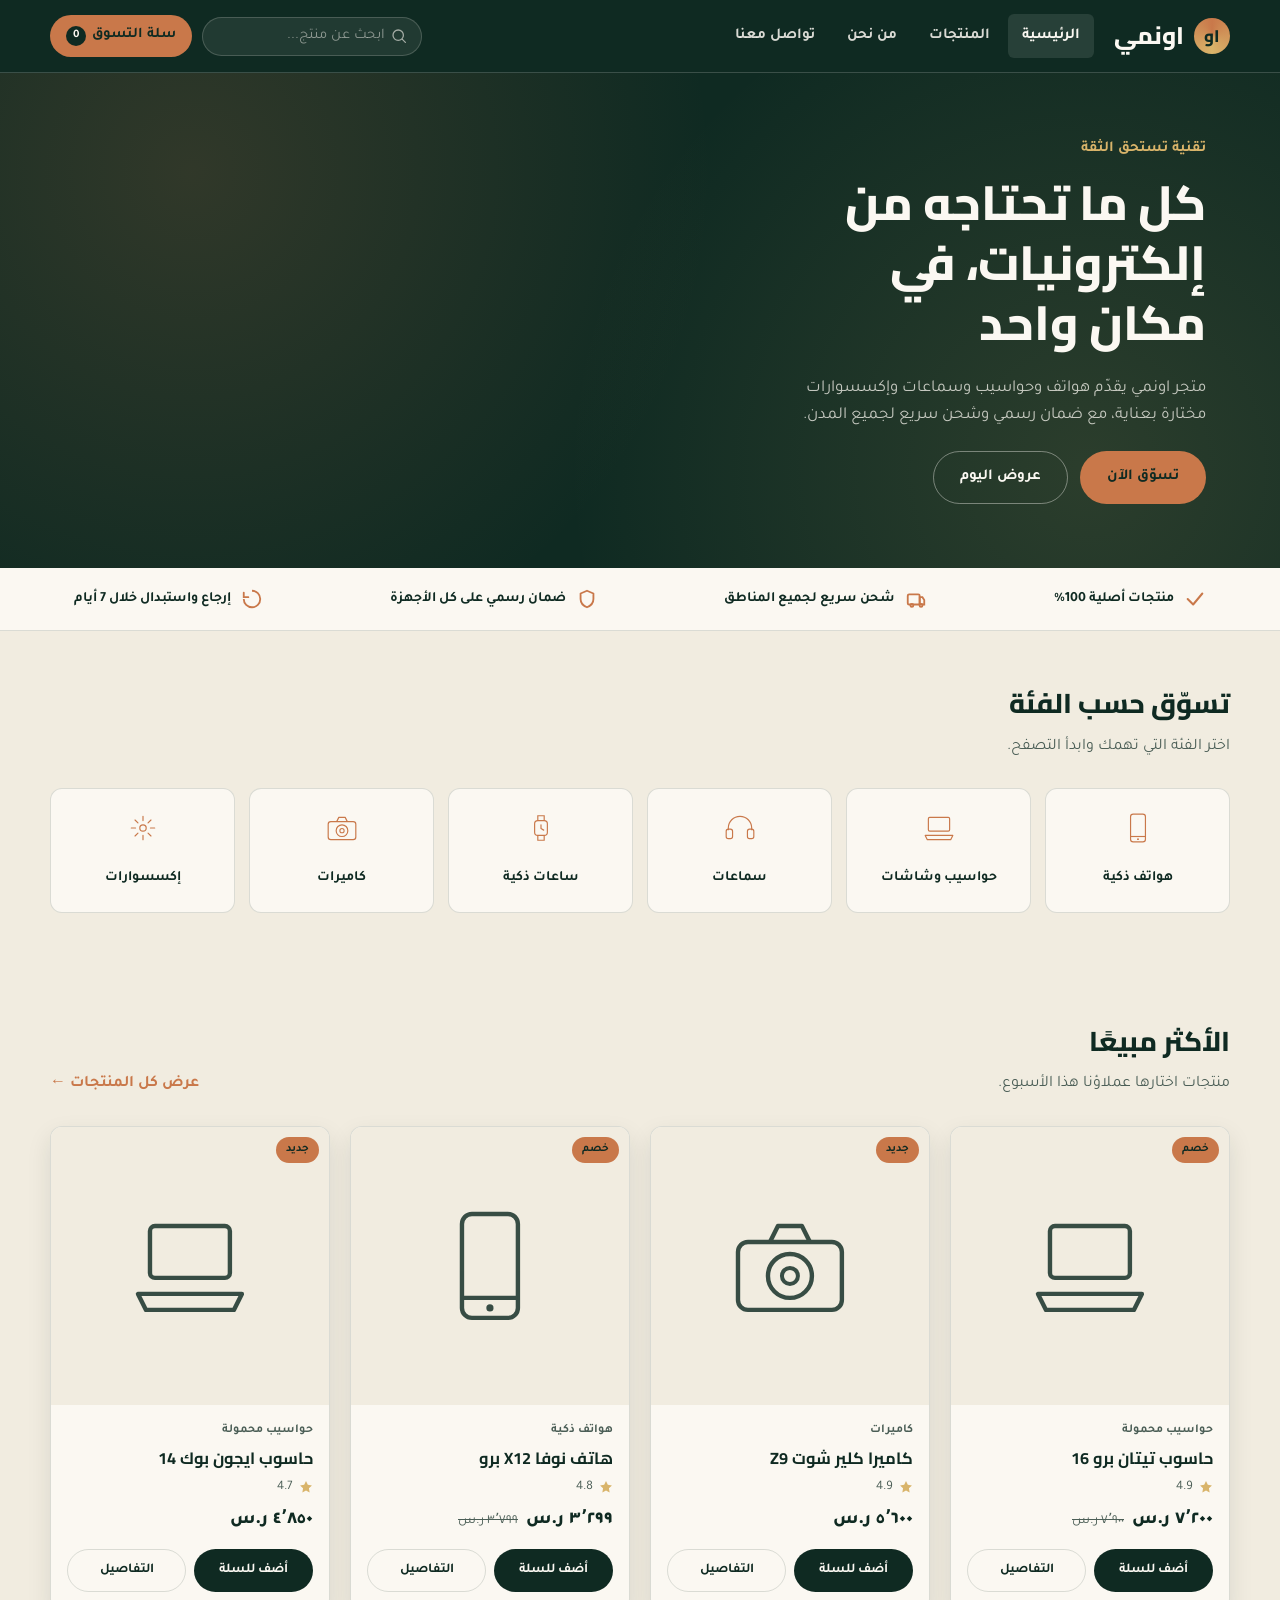
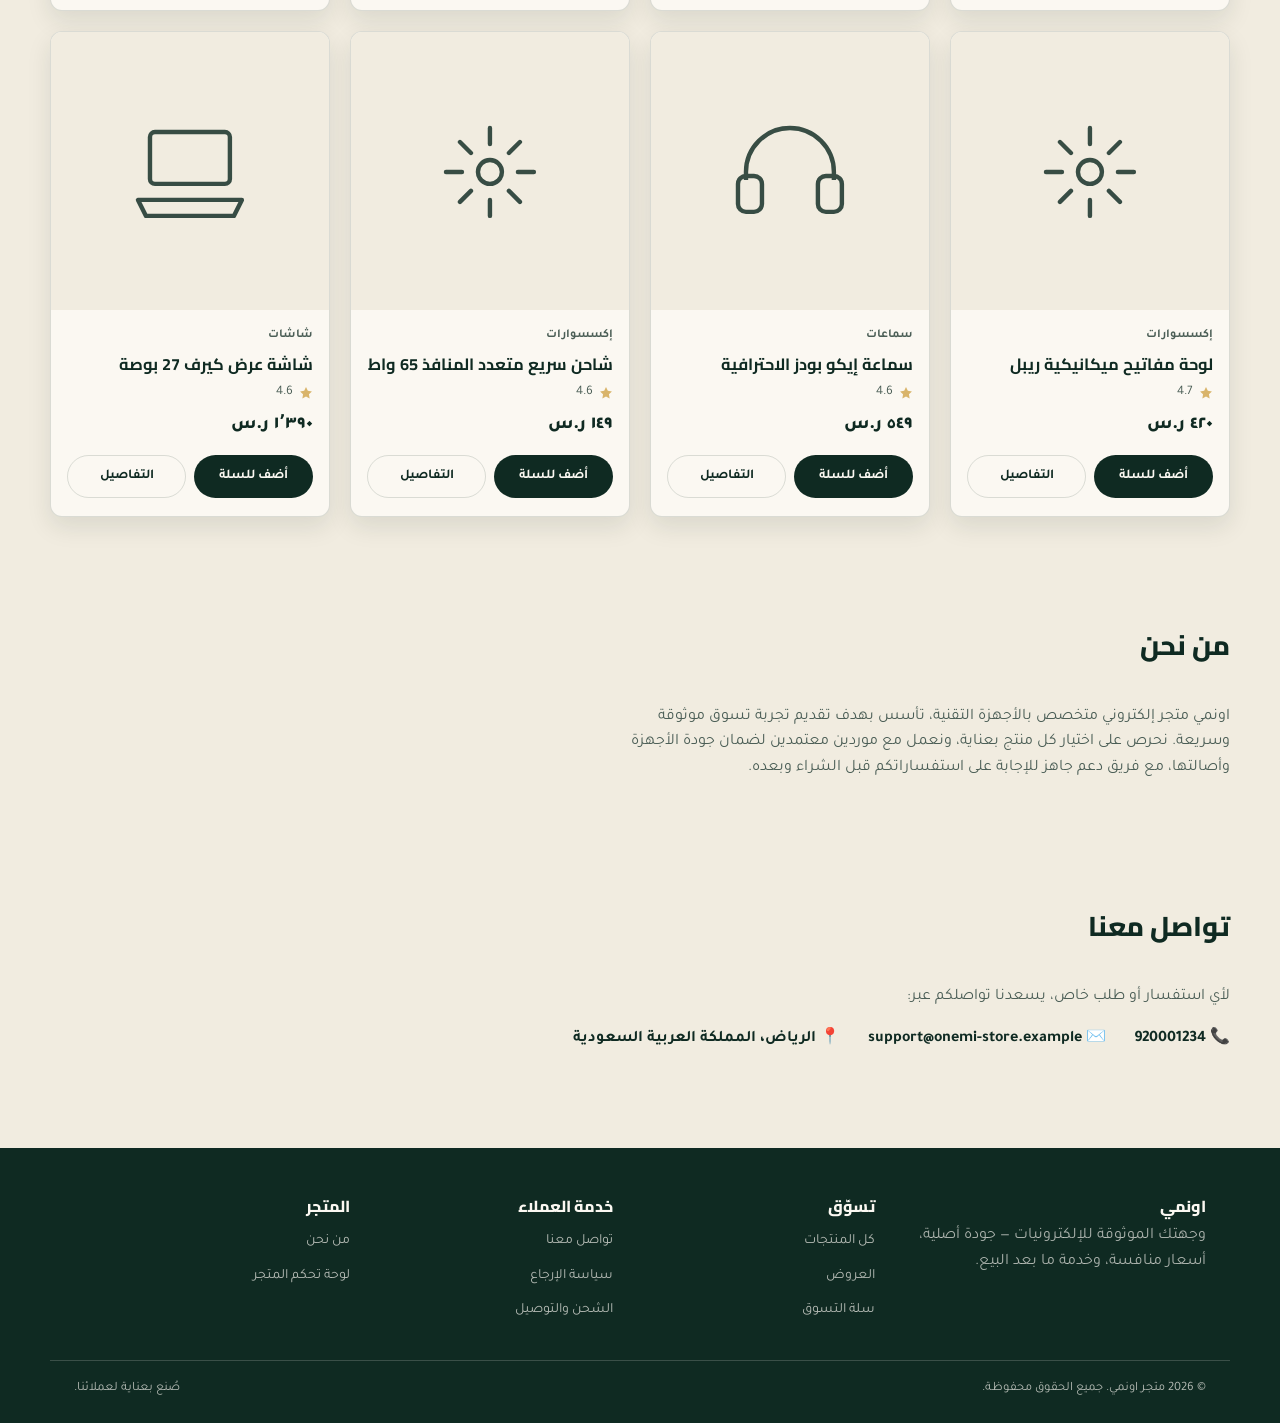
<file: index.html>
<!DOCTYPE html>
<html lang="ar" dir="rtl">
<head>
<meta charset="UTF-8">
<meta name="viewport" content="width=device-width, initial-scale=1">
<title>اونمي | متجر الإلكترونيات الأول</title>
<meta name="description" content="متجر اونمي للإلكترونيات: هواتف، حواسيب، سماعات، ساعات ذكية وإكسسوارات بأفضل الأسعار وشحن سريع.">
<link rel="icon" href="data:image/svg+xml,<svg xmlns=%22http://www.w3.org/2000/svg%22 viewBox=%220 0 64 64%22><circle cx=%2232%22 cy=%2232%22 r=%2230%22 fill=%22%230F2A22%22/><text x=%2232%22 y=%2242%22 font-size=%2230%22 text-anchor=%22middle%22 fill=%22%23C9784A%22 font-family=%22Arial%22>O</text></svg>">
<link rel="stylesheet" href="css/style.css">
</head>
<body>

<header class="site-header">
  <div class="container header-row">
    <a href="index.html" class="brand">
      <span class="brand-mark">او</span>
      اونمي
    </a>
    <nav class="main-nav">
      <a href="index.html">الرئيسية</a>
      <a href="products.html">المنتجات</a>
      <a href="index.html#about">من نحن</a>
      <a href="index.html#contact">تواصل معنا</a>
    </nav>
    <div class="header-actions">
      <form class="search-box" data-header-search>
        <svg viewBox="0 0 20 20" fill="none"><circle cx="9" cy="9" r="6.5" stroke="currentColor" stroke-width="1.6"/><path d="m18 18-3.8-3.8" stroke="currentColor" stroke-width="1.6" stroke-linecap="round"/></svg>
        <input type="text" placeholder="ابحث عن منتج...">
      </form>
      <a href="cart.html" class="cart-link">
        سلة التسوق
        <span class="cart-count" data-cart-count>0</span>
      </a>
    </div>
  </div>
</header>

<section class="hero">
  <div class="container">
    <div>
      <div class="hero-eyebrow">تقنية تستحق الثقة</div>
      <h1>كل ما تحتاجه من إلكترونيات، في مكان واحد</h1>
      <p>متجر اونمي يقدّم هواتف وحواسيب وسماعات وإكسسوارات مختارة بعناية، مع ضمان رسمي وشحن سريع لجميع المدن.</p>
      <div class="hero-actions">
        <a href="products.html" class="btn btn-primary">تسوّق الآن</a>
        <a href="products.html#deals" class="btn btn-ghost">عروض اليوم</a>
      </div>
    </div>
    <div class="circuit-art" aria-hidden="true">
      <svg viewBox="0 0 200 200" fill="none" xmlns="http://www.w3.org/2000/svg">
        <path d="M20 40h50v30h40V30h60v50h-30v40h30v50H90v-40H50v40H20V40Z" stroke="currentColor" stroke-width="2"/>
        <circle cx="70" cy="70" r="5" fill="currentColor"/>
        <circle cx="130" cy="50" r="5" fill="currentColor"/>
        <circle cx="150" cy="140" r="5" fill="currentColor"/>
        <circle cx="60" cy="150" r="5" fill="currentColor"/>
        <circle cx="110" cy="110" r="7" stroke="currentColor" stroke-width="2"/>
      </svg>
    </div>
  </div>
</section>

<section class="trust-strip">
  <div class="container">
    <div class="trust-item">
      <svg viewBox="0 0 24 24" fill="none"><path d="M4 12l6 6L20 6" stroke="currentColor" stroke-width="2.2" stroke-linecap="round" stroke-linejoin="round"/></svg>
      منتجات أصلية 100%
    </div>
    <div class="trust-item">
      <svg viewBox="0 0 24 24" fill="none"><rect x="3" y="7" width="13" height="11" rx="1.5" stroke="currentColor" stroke-width="2"/><path d="M16 10h3l2 3v5h-5v-8Z" stroke="currentColor" stroke-width="2"/><circle cx="7.5" cy="19" r="1.6" stroke="currentColor" stroke-width="2"/><circle cx="17.5" cy="19" r="1.6" stroke="currentColor" stroke-width="2"/></svg>
      شحن سريع لجميع المناطق
    </div>
    <div class="trust-item">
      <svg viewBox="0 0 24 24" fill="none"><path d="M12 3l7 3v6c0 4.5-3 7.5-7 9-4-1.5-7-4.5-7-9V6l7-3Z" stroke="currentColor" stroke-width="2" stroke-linejoin="round"/></svg>
      ضمان رسمي على كل الأجهزة
    </div>
    <div class="trust-item">
      <svg viewBox="0 0 24 24" fill="none"><path d="M3 12a9 9 0 1 0 9-9" stroke="currentColor" stroke-width="2"/><path d="M3 5v5h5" stroke="currentColor" stroke-width="2" stroke-linecap="round"/></svg>
      إرجاع واستبدال خلال 7 أيام
    </div>
  </div>
</section>

<section class="section container">
  <div class="section-head">
    <div>
      <h2>تسوّق حسب الفئة</h2>
      <p>اختر الفئة التي تهمك وابدأ التصفح.</p>
    </div>
  </div>
  <div class="cat-grid" id="cat-grid"></div>
</section>

<section class="section container" id="deals">
  <div class="section-head">
    <div>
      <h2>الأكثر مبيعًا</h2>
      <p>منتجات اختارها عملاؤنا هذا الأسبوع.</p>
    </div>
    <a href="products.html" class="view-all">عرض كل المنتجات ←</a>
  </div>
  <div class="product-grid" id="featured-grid"></div>
</section>

<section class="section container" id="about">
  <div class="section-head"><div><h2>من نحن</h2></div></div>
  <p style="max-width:70ch;">
    اونمي متجر إلكتروني متخصص بالأجهزة التقنية، تأسس بهدف تقديم تجربة تسوق موثوقة وسريعة.
    نحرص على اختيار كل منتج بعناية، ونعمل مع موردين معتمدين لضمان جودة الأجهزة وأصالتها،
    مع فريق دعم جاهز للإجابة على استفساراتكم قبل الشراء وبعده.
  </p>
</section>

<section class="section container" id="contact">
  <div class="section-head"><div><h2>تواصل معنا</h2></div></div>
  <p>لأي استفسار أو طلب خاص، يسعدنا تواصلكم عبر:</p>
  <ul style="display:flex; gap:28px; flex-wrap:wrap; font-weight:700;">
    <li>📞 920001234</li>
    <li>✉️ support@onemi-store.example</li>
    <li>📍 الرياض، المملكة العربية السعودية</li>
  </ul>
</section>

<footer class="site-footer">
  <div class="container footer-grid">
    <div>
      <h4>اونمي</h4>
      <p style="color:rgba(251,248,242,.65);">وجهتك الموثوقة للإلكترونيات — جودة أصلية، أسعار منافسة، وخدمة ما بعد البيع.</p>
    </div>
    <div>
      <h4>تسوّق</h4>
      <ul>
        <li><a href="products.html">كل المنتجات</a></li>
        <li><a href="products.html#deals">العروض</a></li>
        <li><a href="cart.html">سلة التسوق</a></li>
      </ul>
    </div>
    <div>
      <h4>خدمة العملاء</h4>
      <ul>
        <li><a href="index.html#contact">تواصل معنا</a></li>
        <li><a href="#">سياسة الإرجاع</a></li>
        <li><a href="#">الشحن والتوصيل</a></li>
      </ul>
    </div>
    <div>
      <h4>المتجر</h4>
      <ul>
        <li><a href="index.html#about">من نحن</a></li>
        <li><a href="admin.html">لوحة تحكم المتجر</a></li>
      </ul>
    </div>
  </div>
  <div class="container footer-bottom">
    <span>© 2026 متجر اونمي. جميع الحقوق محفوظة.</span>
    <span>صُنع بعناية لعملائنا.</span>
  </div>
</footer>

<script src="js/products-data.js"></script>
<script src="js/icons.js"></script>
<script src="js/main.js"></script>
<script>
  // تعبئة فئات الرئيسية
  const catGrid = document.getElementById("cat-grid");
  ONEMI_CATEGORIES.filter(c => c.key !== "all").forEach(c => {
    const a = document.createElement("a");
    a.href = `products.html?cat=${c.key}`;
    a.className = "cat-card";
    a.innerHTML = `${onemiIcon(c.key)}<span>${c.name}</span>`;
    catGrid.appendChild(a);
  });

  // تعبئة المنتجات المميزة (أعلى تقييم)
  const featured = [...ONEMI_PRODUCTS].sort((a,b) => b.rating - a.rating).slice(0, 8);
  document.getElementById("featured-grid").innerHTML = featured.map(productCardHTML).join("");
</script>
</body>
</html>
</file>
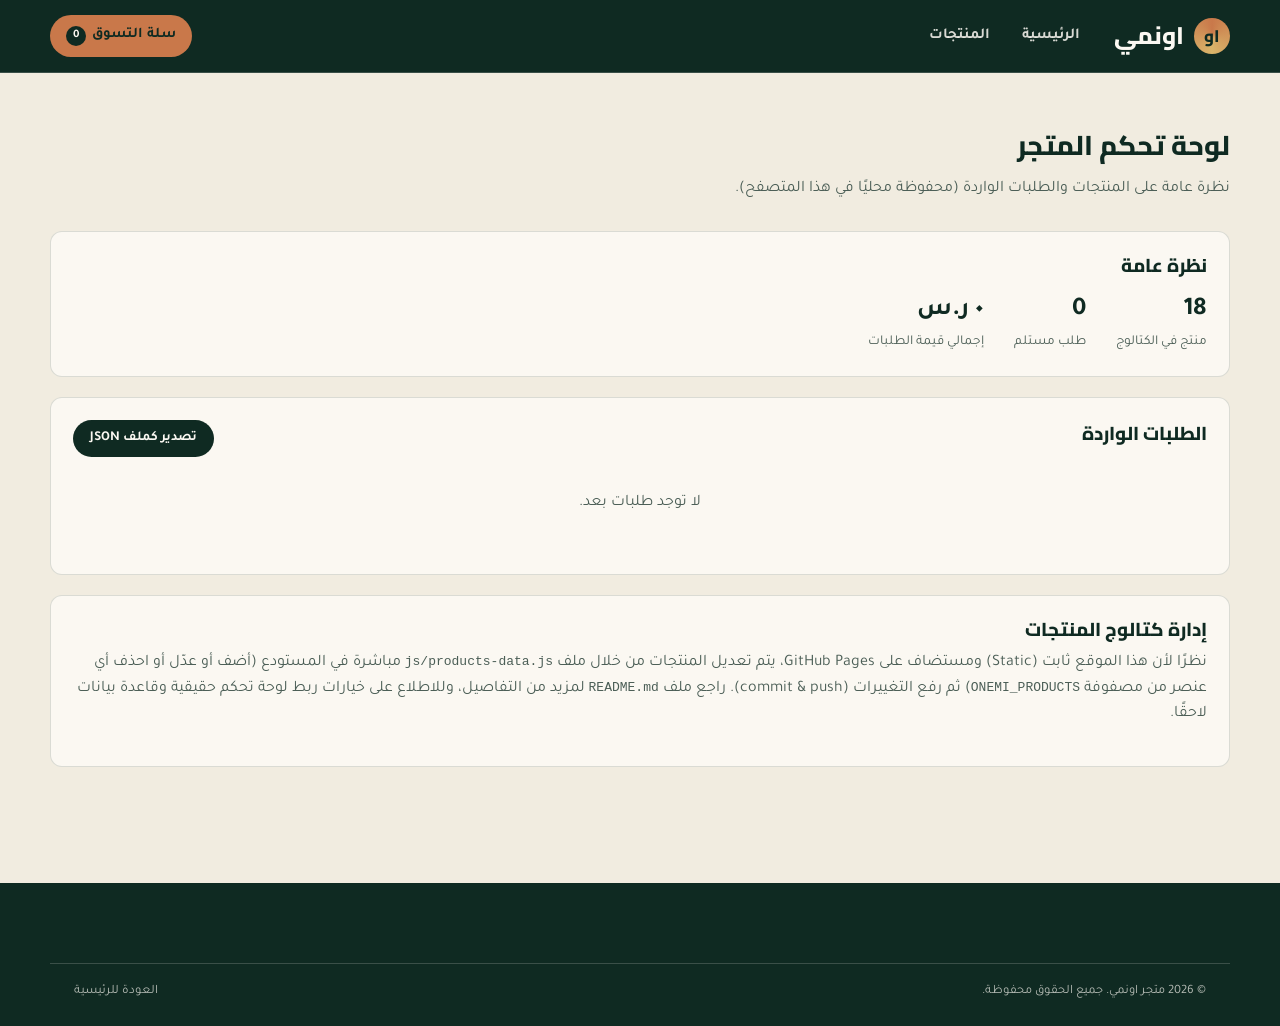
<file: admin.html>
<!DOCTYPE html>
<html lang="ar" dir="rtl">
<head>
<meta charset="UTF-8">
<meta name="viewport" content="width=device-width, initial-scale=1">
<title>لوحة تحكم المتجر | اونمي</title>
<link rel="stylesheet" href="css/style.css">
</head>
<body>

<header class="site-header">
  <div class="container header-row">
    <a href="index.html" class="brand"><span class="brand-mark">او</span>اونمي</a>
    <nav class="main-nav">
      <a href="index.html">الرئيسية</a>
      <a href="products.html">المنتجات</a>
    </nav>
    <div class="header-actions">
      <a href="cart.html" class="cart-link">سلة التسوق <span class="cart-count" data-cart-count>0</span></a>
    </div>
  </div>
</header>

<section class="section container">
  <div class="section-head"><div><h2>لوحة تحكم المتجر</h2><p>نظرة عامة على المنتجات والطلبات الواردة (محفوظة محليًا في هذا المتصفح).</p></div></div>

  <div class="admin-card">
    <h3 style="margin-bottom:14px;">نظرة عامة</h3>
    <div style="display:flex; gap:30px; flex-wrap:wrap;">
      <div><strong id="stat-products" style="font-size:1.6rem;"></strong><div style="color:var(--ink-soft); font-size:.85rem;">منتج في الكتالوج</div></div>
      <div><strong id="stat-orders" style="font-size:1.6rem;"></strong><div style="color:var(--ink-soft); font-size:.85rem;">طلب مستلم</div></div>
      <div><strong id="stat-revenue" style="font-size:1.6rem;"></strong><div style="color:var(--ink-soft); font-size:.85rem;">إجمالي قيمة الطلبات</div></div>
    </div>
  </div>

  <div class="admin-card">
    <div style="display:flex; justify-content:space-between; align-items:center; margin-bottom:14px;">
      <h3>الطلبات الواردة</h3>
      <button class="btn btn-dark btn-sm" id="export-btn">تصدير كملف JSON</button>
    </div>
    <div style="overflow-x:auto;">
      <table class="admin-table" id="orders-table">
        <thead><tr><th>رقم الطلب</th><th>العميل</th><th>المدينة</th><th>عدد المنتجات</th><th>الإجمالي</th><th>طريقة الدفع</th><th>التاريخ</th></tr></thead>
        <tbody></tbody>
      </table>
    </div>
    <p id="no-orders" style="display:none; color:var(--ink-soft); text-align:center; padding:20px 0;">لا توجد طلبات بعد.</p>
  </div>

  <div class="admin-card">
    <h3>إدارة كتالوج المنتجات</h3>
    <p>
      نظرًا لأن هذا الموقع ثابت (Static) ومستضاف على GitHub Pages، يتم تعديل المنتجات من خلال ملف
      <code>js/products-data.js</code> مباشرة في المستودع (أضف أو عدّل أو احذف أي عنصر من مصفوفة
      <code>ONEMI_PRODUCTS</code>) ثم رفع التغييرات (commit &amp; push). راجع ملف <code>README.md</code> لمزيد من التفاصيل،
      وللاطلاع على خيارات ربط لوحة تحكم حقيقية وقاعدة بيانات لاحقًا.
    </p>
  </div>
</section>

<footer class="site-footer">
  <div class="container footer-bottom">
    <span>© 2026 متجر اونمي. جميع الحقوق محفوظة.</span>
    <a href="index.html">العودة للرئيسية</a>
  </div>
</footer>

<script src="js/products-data.js"></script>
<script src="js/icons.js"></script>
<script src="js/main.js"></script>
<script>
  const orders = JSON.parse(localStorage.getItem("onemi_orders") || "[]");
  document.getElementById("stat-products").textContent = ONEMI_PRODUCTS.length;
  document.getElementById("stat-orders").textContent = orders.length;
  document.getElementById("stat-revenue").textContent = formatPrice(orders.reduce((s,o) => s + o.total, 0));

  const tbody = document.querySelector("#orders-table tbody");
  if (!orders.length){
    document.getElementById("orders-table").style.display = "none";
    document.getElementById("no-orders").style.display = "block";
  } else {
    tbody.innerHTML = orders.slice().reverse().map(o => `
      <tr>
        <td>${o.id}</td>
        <td>${o.customer.name} — ${o.customer.phone}</td>
        <td>${o.customer.city}</td>
        <td>${o.items.reduce((s,i) => s + i.qty, 0)}</td>
        <td>${formatPrice(o.total)}</td>
        <td>${o.payment === 'cod' ? 'عند الاستلام' : o.payment === 'transfer' ? 'تحويل بنكي' : 'بطاقة'}</td>
        <td>${new Date(o.date).toLocaleDateString('ar-SA')}</td>
      </tr>
    `).join("");
  }

  document.getElementById("export-btn").onclick = () => {
    const blob = new Blob([JSON.stringify(orders, null, 2)], { type: "application/json" });
    const a = document.createElement("a");
    a.href = URL.createObjectURL(blob);
    a.download = "onemi-orders.json";
    a.click();
  };
</script>
</body>
</html>
</file>
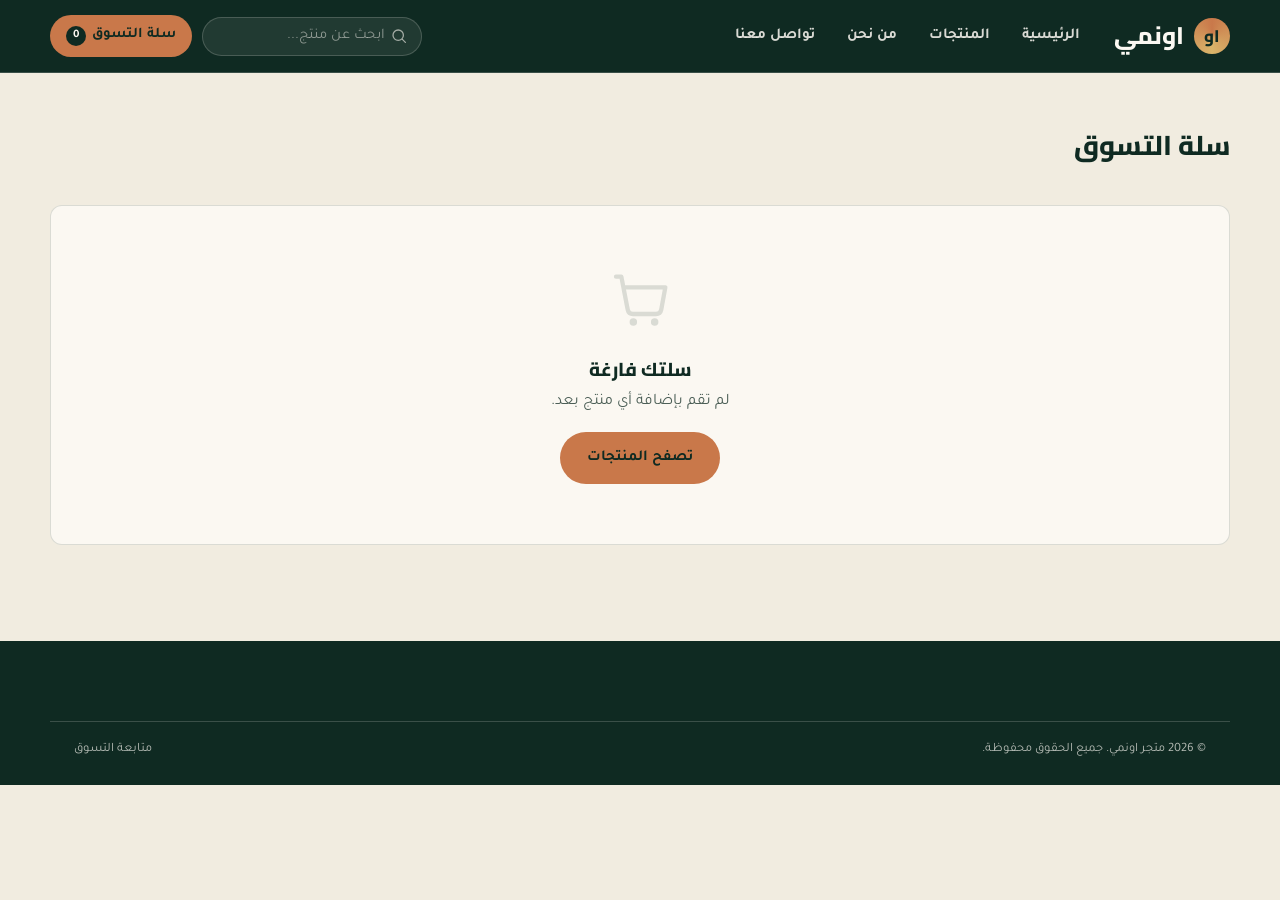
<file: cart.html>
<!DOCTYPE html>
<html lang="ar" dir="rtl">
<head>
<meta charset="UTF-8">
<meta name="viewport" content="width=device-width, initial-scale=1">
<title>سلة التسوق | اونمي</title>
<link rel="stylesheet" href="css/style.css">
</head>
<body>

<header class="site-header">
  <div class="container header-row">
    <a href="index.html" class="brand"><span class="brand-mark">او</span>اونمي</a>
    <nav class="main-nav">
      <a href="index.html">الرئيسية</a>
      <a href="products.html">المنتجات</a>
      <a href="index.html#about">من نحن</a>
      <a href="index.html#contact">تواصل معنا</a>
    </nav>
    <div class="header-actions">
      <form class="search-box" data-header-search>
        <svg viewBox="0 0 20 20" fill="none"><circle cx="9" cy="9" r="6.5" stroke="currentColor" stroke-width="1.6"/><path d="m18 18-3.8-3.8" stroke="currentColor" stroke-width="1.6" stroke-linecap="round"/></svg>
        <input type="text" placeholder="ابحث عن منتج...">
      </form>
      <a href="cart.html" class="cart-link">سلة التسوق <span class="cart-count" data-cart-count>0</span></a>
    </div>
  </div>
</header>

<section class="section container">
  <div class="section-head"><div><h2>سلة التسوق</h2></div></div>
  <div id="cart-root"></div>
</section>

<footer class="site-footer">
  <div class="container footer-bottom">
    <span>© 2026 متجر اونمي. جميع الحقوق محفوظة.</span>
    <a href="products.html">متابعة التسوق</a>
  </div>
</footer>

<script src="js/products-data.js"></script>
<script src="js/icons.js"></script>
<script src="js/main.js"></script>
<script>
  function render(){
    const lines = cartLines();
    const root = document.getElementById("cart-root");

    if (!lines.length){
      root.innerHTML = `
        <div class="empty-state">
          <svg viewBox="0 0 24 24" fill="none"><path d="M3 4h2l2.4 12.4A2 2 0 0 0 9.36 18H18a2 2 0 0 0 1.96-1.6L21.5 8H6" stroke="currentColor" stroke-width="1.6" stroke-linecap="round" stroke-linejoin="round"/><circle cx="9.5" cy="21" r="1.4" fill="currentColor"/><circle cx="17.5" cy="21" r="1.4" fill="currentColor"/></svg>
          <h3>سلتك فارغة</h3>
          <p>لم تقم بإضافة أي منتج بعد.</p>
          <a href="products.html" class="btn btn-primary">تصفح المنتجات</a>
        </div>`;
      return;
    }

    const subtotal = cartSubtotal();
    const shipping = subtotal >= 500 ? 0 : 25;
    const total = subtotal + shipping;

    root.innerHTML = `
      <div class="cart-layout">
        <div>
          ${lines.map(l => `
            <div class="cart-item">
              <div class="cart-item-thumb">${onemiIcon(l.product.category)}</div>
              <div>
                <a class="cart-item-name" href="product.html?id=${l.product.id}">${l.product.name}</a>
                <div class="cart-item-cat">${l.product.categoryName} · ${formatPrice(l.product.price)}</div>
                <button class="remove-link" data-remove="${l.product.id}">إزالة</button>
              </div>
              <div class="qty-control">
                <button type="button" data-minus="${l.product.id}">−</button>
                <input type="text" value="${l.qty}" data-qty="${l.product.id}" inputmode="numeric">
                <button type="button" data-plus="${l.product.id}">+</button>
              </div>
              <strong>${formatPrice(l.product.price * l.qty)}</strong>
            </div>
          `).join("")}
        </div>
        <aside class="summary-card">
          <h3>ملخص الطلب</h3>
          <div class="summary-row"><span>المجموع الفرعي</span><span>${formatPrice(subtotal)}</span></div>
          <div class="summary-row"><span>الشحن</span><span>${shipping === 0 ? "مجاني" : formatPrice(shipping)}</span></div>
          <div class="summary-row total"><span>الإجمالي</span><span>${formatPrice(total)}</span></div>
          <a href="checkout.html" class="btn btn-primary btn-block" style="margin-top:16px;">المتابعة للدفع</a>
          <p style="color:rgba(251,248,242,.6); font-size:.78rem; margin-top:10px;">
            ${shipping === 0 ? "تهانينا، حصلت على شحن مجاني." : "أضف " + formatPrice(500 - subtotal) + " أخرى للحصول على شحن مجاني."}
          </p>
        </aside>
      </div>
    `;

    root.querySelectorAll("[data-remove]").forEach(b => b.onclick = () => { removeFromCart(b.dataset.remove); render(); });
    root.querySelectorAll("[data-minus]").forEach(b => b.onclick = () => {
      const line = getCart().find(l => l.id === b.dataset.minus);
      setQty(b.dataset.minus, (line?.qty || 1) - 1); render();
    });
    root.querySelectorAll("[data-plus]").forEach(b => b.onclick = () => {
      const line = getCart().find(l => l.id === b.dataset.plus);
      setQty(b.dataset.plus, (line?.qty || 1) + 1); render();
    });
    root.querySelectorAll("[data-qty]").forEach(inp => inp.onchange = () => {
      setQty(inp.dataset.qty, parseInt(inp.value) || 1); render();
    });
  }
  render();
</script>
</body>
</html>
</file>
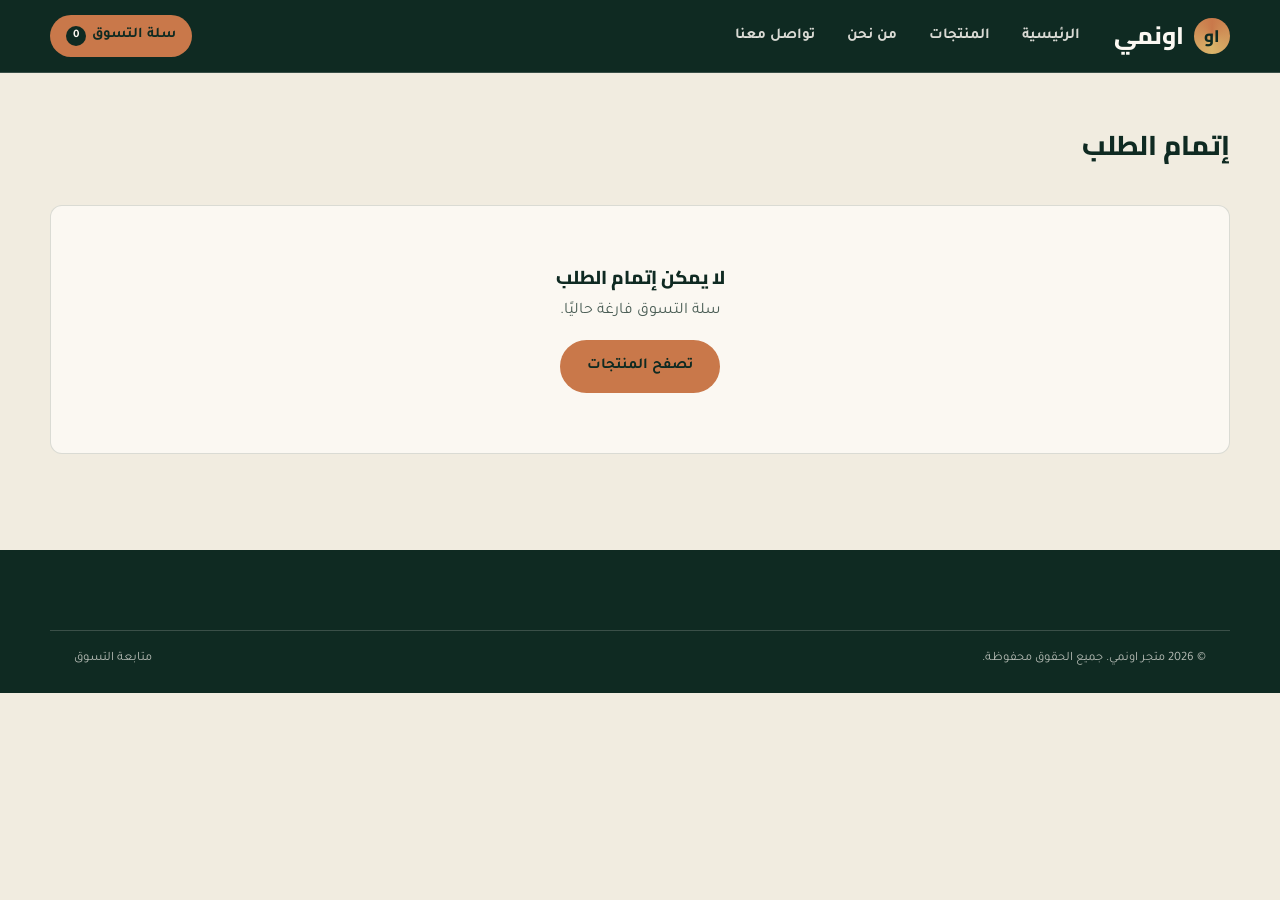
<file: checkout.html>
<!DOCTYPE html>
<html lang="ar" dir="rtl">
<head>
<meta charset="UTF-8">
<meta name="viewport" content="width=device-width, initial-scale=1">
<title>إتمام الطلب | اونمي</title>
<link rel="stylesheet" href="css/style.css">
</head>
<body>

<header class="site-header">
  <div class="container header-row">
    <a href="index.html" class="brand"><span class="brand-mark">او</span>اونمي</a>
    <nav class="main-nav">
      <a href="index.html">الرئيسية</a>
      <a href="products.html">المنتجات</a>
      <a href="index.html#about">من نحن</a>
      <a href="index.html#contact">تواصل معنا</a>
    </nav>
    <div class="header-actions">
      <a href="cart.html" class="cart-link">سلة التسوق <span class="cart-count" data-cart-count>0</span></a>
    </div>
  </div>
</header>

<section class="section container">
  <div class="section-head"><div><h2>إتمام الطلب</h2></div></div>
  <div id="checkout-root"></div>
</section>

<footer class="site-footer">
  <div class="container footer-bottom">
    <span>© 2026 متجر اونمي. جميع الحقوق محفوظة.</span>
    <a href="products.html">متابعة التسوق</a>
  </div>
</footer>

<script src="js/products-data.js"></script>
<script src="js/icons.js"></script>
<script src="js/main.js"></script>
<script>
  const root = document.getElementById("checkout-root");
  const lines = cartLines();

  if (!lines.length){
    root.innerHTML = `
      <div class="empty-state">
        <h3>لا يمكن إتمام الطلب</h3>
        <p>سلة التسوق فارغة حاليًا.</p>
        <a href="products.html" class="btn btn-primary">تصفح المنتجات</a>
      </div>`;
  } else {
    const subtotal = cartSubtotal();
    const shipping = subtotal >= 500 ? 0 : 25;
    const total = subtotal + shipping;

    root.innerHTML = `
      <form class="checkout-layout" id="checkout-form" novalidate>
        <div class="form-card">
          <h3>بيانات الشحن</h3>
          <div class="form-grid">
            <div class="field full">
              <label>الاسم الكامل</label>
              <input type="text" name="fullName" required>
            </div>
            <div class="field">
              <label>رقم الجوال</label>
              <input type="tel" name="phone" placeholder="05xxxxxxxx" required>
            </div>
            <div class="field">
              <label>البريد الإلكتروني (اختياري)</label>
              <input type="email" name="email">
            </div>
            <div class="field full">
              <label>المدينة</label>
              <input type="text" name="city" required>
            </div>
            <div class="field full">
              <label>العنوان التفصيلي</label>
              <textarea name="address" rows="3" required></textarea>
            </div>
          </div>

          <h3 style="margin-top:22px;">طريقة الدفع</h3>
          <div class="pay-options">
            <label class="pay-option"><input type="radio" name="payment" value="cod" checked> الدفع عند الاستلام</label>
            <label class="pay-option"><input type="radio" name="payment" value="transfer"> تحويل بنكي</label>
            <label class="pay-option"><input type="radio" name="payment" value="card"> بطاقة ائتمان / مدى</label>
          </div>
          <div class="order-note">
            هذا نموذج عرض توضيحي لمتجر ثابت. لتفعيل دفع إلكتروني حقيقي، اربط هذا النموذج ببوابة دفع
            (مثل مدى أو Stripe أو PayTabs) عبر خادم خلفي — راجع ملف README المرفق لمزيد من التفاصيل.
          </div>
        </div>

        <aside class="summary-card">
          <h3>ملخص الطلب</h3>
          ${lines.map(l => `
            <div class="summary-row"><span>${l.product.name} × ${l.qty}</span><span>${formatPrice(l.product.price * l.qty)}</span></div>
          `).join("")}
          <div class="summary-row"><span>الشحن</span><span>${shipping === 0 ? "مجاني" : formatPrice(shipping)}</span></div>
          <div class="summary-row total"><span>الإجمالي</span><span>${formatPrice(total)}</span></div>
          <button type="submit" class="btn btn-primary btn-block" style="margin-top:16px;">تأكيد الطلب</button>
        </aside>
      </form>
    `;

    document.getElementById("checkout-form").addEventListener("submit", (e) => {
      e.preventDefault();
      const fd = new FormData(e.target);
      const order = {
        id: "ON" + Date.now().toString().slice(-8),
        date: new Date().toISOString(),
        customer: {
          name: fd.get("fullName"), phone: fd.get("phone"), email: fd.get("email"),
          city: fd.get("city"), address: fd.get("address")
        },
        payment: fd.get("payment"),
        items: lines.map(l => ({ id: l.product.id, name: l.product.name, qty: l.qty, price: l.product.price })),
        subtotal, shipping, total
      };
      const orders = JSON.parse(localStorage.getItem("onemi_orders") || "[]");
      orders.push(order);
      localStorage.setItem("onemi_orders", JSON.stringify(orders));
      localStorage.removeItem(CART_KEY);

      root.innerHTML = `
        <div class="empty-state">
          <svg viewBox="0 0 24 24" fill="none"><path d="M4 12l6 6L20 6" stroke="currentColor" stroke-width="2.2" stroke-linecap="round" stroke-linejoin="round"/></svg>
          <h3>تم استلام طلبك بنجاح</h3>
          <p>رقم الطلب: <strong>${order.id}</strong> — سيتواصل معك فريقنا قريبًا لتأكيد التوصيل.</p>
          <a href="products.html" class="btn btn-primary">متابعة التسوق</a>
        </div>`;
      updateCartBadge();
    });
  }
</script>
</body>
</html>
</file>
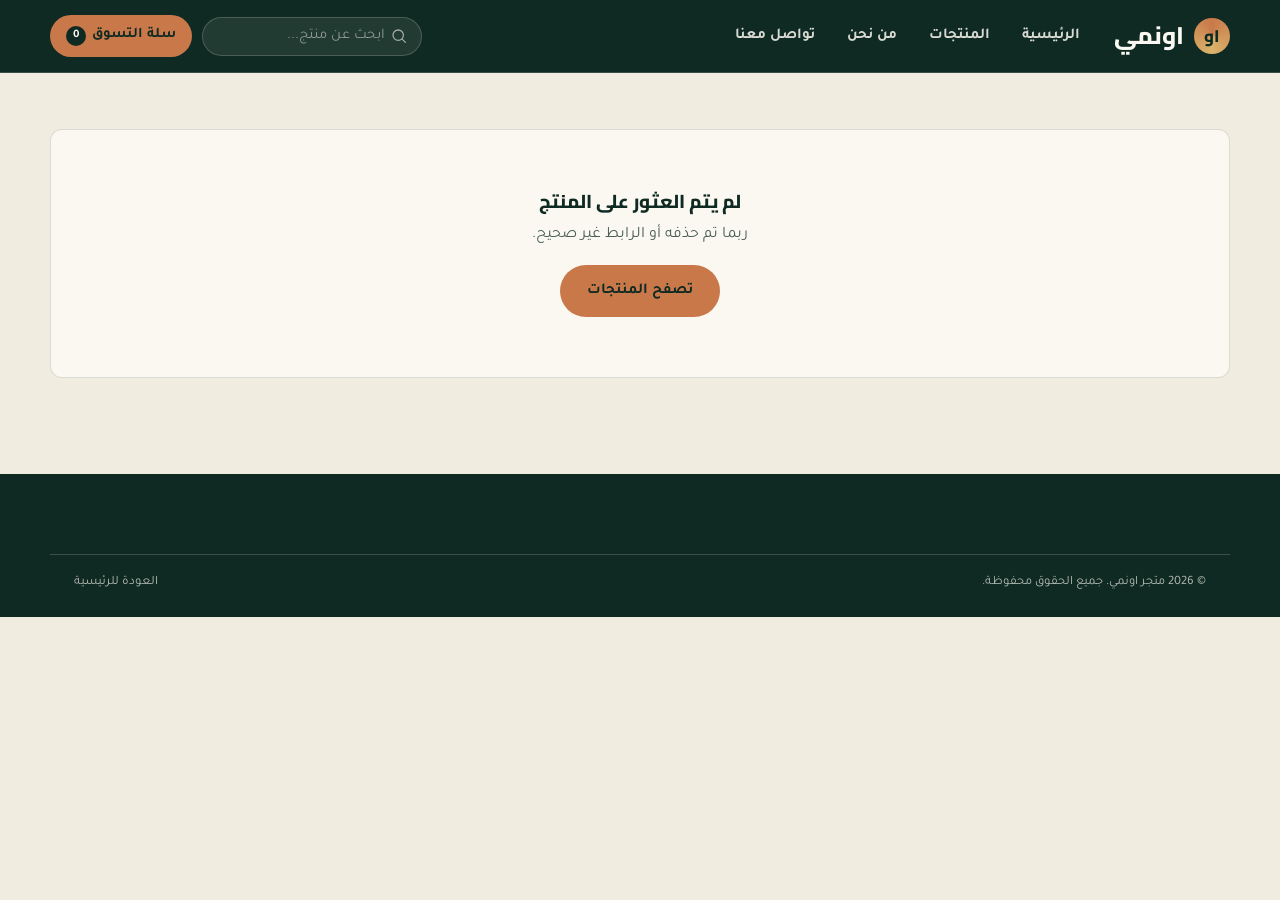
<file: product.html>
<!DOCTYPE html>
<html lang="ar" dir="rtl">
<head>
<meta charset="UTF-8">
<meta name="viewport" content="width=device-width, initial-scale=1">
<title>تفاصيل المنتج | اونمي</title>
<link rel="stylesheet" href="css/style.css">
</head>
<body>

<header class="site-header">
  <div class="container header-row">
    <a href="index.html" class="brand"><span class="brand-mark">او</span>اونمي</a>
    <nav class="main-nav">
      <a href="index.html">الرئيسية</a>
      <a href="products.html">المنتجات</a>
      <a href="index.html#about">من نحن</a>
      <a href="index.html#contact">تواصل معنا</a>
    </nav>
    <div class="header-actions">
      <form class="search-box" data-header-search>
        <svg viewBox="0 0 20 20" fill="none"><circle cx="9" cy="9" r="6.5" stroke="currentColor" stroke-width="1.6"/><path d="m18 18-3.8-3.8" stroke="currentColor" stroke-width="1.6" stroke-linecap="round"/></svg>
        <input type="text" placeholder="ابحث عن منتج...">
      </form>
      <a href="cart.html" class="cart-link">سلة التسوق <span class="cart-count" data-cart-count>0</span></a>
    </div>
  </div>
</header>

<section class="section container" id="product-root">
  <!-- يُملأ عبر JavaScript -->
</section>

<section class="section container" id="related-wrap" style="display:none;">
  <div class="section-head"><div><h2>منتجات مشابهة</h2></div></div>
  <div class="product-grid" id="related-grid"></div>
</section>

<footer class="site-footer">
  <div class="container footer-bottom">
    <span>© 2026 متجر اونمي. جميع الحقوق محفوظة.</span>
    <a href="index.html">العودة للرئيسية</a>
  </div>
</footer>

<script src="js/products-data.js"></script>
<script src="js/icons.js"></script>
<script src="js/main.js"></script>
<script>
  const id = new URLSearchParams(location.search).get("id");
  const p = findProduct(id);
  const root = document.getElementById("product-root");

  if (!p){
    root.innerHTML = `<div class="empty-state"><h3>لم يتم العثور على المنتج</h3><p>ربما تم حذفه أو الرابط غير صحيح.</p><a href="products.html" class="btn btn-primary">تصفح المنتجات</a></div>`;
  } else {
    document.title = p.name + " | اونمي";
    const low = p.stock <= 10;
    root.innerHTML = `
      <div class="pd-layout">
        <div class="pd-gallery">${onemiIcon(p.category)}</div>
        <div class="pd-info">
          <div class="breadcrumbs"><a href="index.html">الرئيسية</a> ← <a href="products.html?cat=${p.category}">${p.categoryName}</a> ← ${p.name}</div>
          <h1>${p.name}</h1>
          <div class="pd-meta">
            ${starRow(p.rating)}
            <span style="font-size:.85rem; color:var(--ink-soft);">(${p.reviews} تقييم)</span>
            <span class="stock-pill ${low ? 'low' : ''}">${low ? 'الكمية محدودة: ' + p.stock + ' متبقية' : 'متوفر في المخزون'}</span>
          </div>
          <div class="pd-price">
            ${formatPrice(p.price)}
            ${p.oldPrice ? `<span class="price-old" style="font-size:1.1rem; margin-inline-start:10px;">${formatPrice(p.oldPrice)}</span>` : ""}
          </div>
          <p>${p.short}</p>

          <div class="qty-row">
            <div class="qty-control">
              <button type="button" id="qty-minus">−</button>
              <input type="text" id="qty-input" value="1" inputmode="numeric">
              <button type="button" id="qty-plus">+</button>
            </div>
            <span style="font-size:.85rem; color:var(--ink-soft);">الحد الأقصى ${p.stock} قطعة</span>
          </div>

          <div class="pd-actions">
            <button class="btn btn-primary btn-block" id="add-btn">أضف إلى السلة</button>
            <a href="cart.html" class="btn btn-dark">عرض السلة</a>
          </div>

          <ul class="spec-list">
            ${p.specs.map(s => `<li><svg viewBox="0 0 20 20" fill="none"><path d="M4 10l4 4 8-8" stroke="currentColor" stroke-width="2" stroke-linecap="round" stroke-linejoin="round"/></svg>${s}</li>`).join("")}
          </ul>
        </div>
      </div>
    `;

    const qtyInput = document.getElementById("qty-input");
    document.getElementById("qty-minus").onclick = () => { qtyInput.value = Math.max(1, (+qtyInput.value || 1) - 1); };
    document.getElementById("qty-plus").onclick = () => { qtyInput.value = Math.min(p.stock, (+qtyInput.value || 1) + 1); };
    document.getElementById("add-btn").onclick = () => addToCart(p.id, Math.max(1, +qtyInput.value || 1));

    // منتجات مشابهة من نفس الفئة
    const related = ONEMI_PRODUCTS.filter(x => x.category === p.category && x.id !== p.id).slice(0, 4);
    if (related.length){
      document.getElementById("related-wrap").style.display = "block";
      document.getElementById("related-grid").innerHTML = related.map(productCardHTML).join("");
    }
  }
</script>
</body>
</html>
</file>
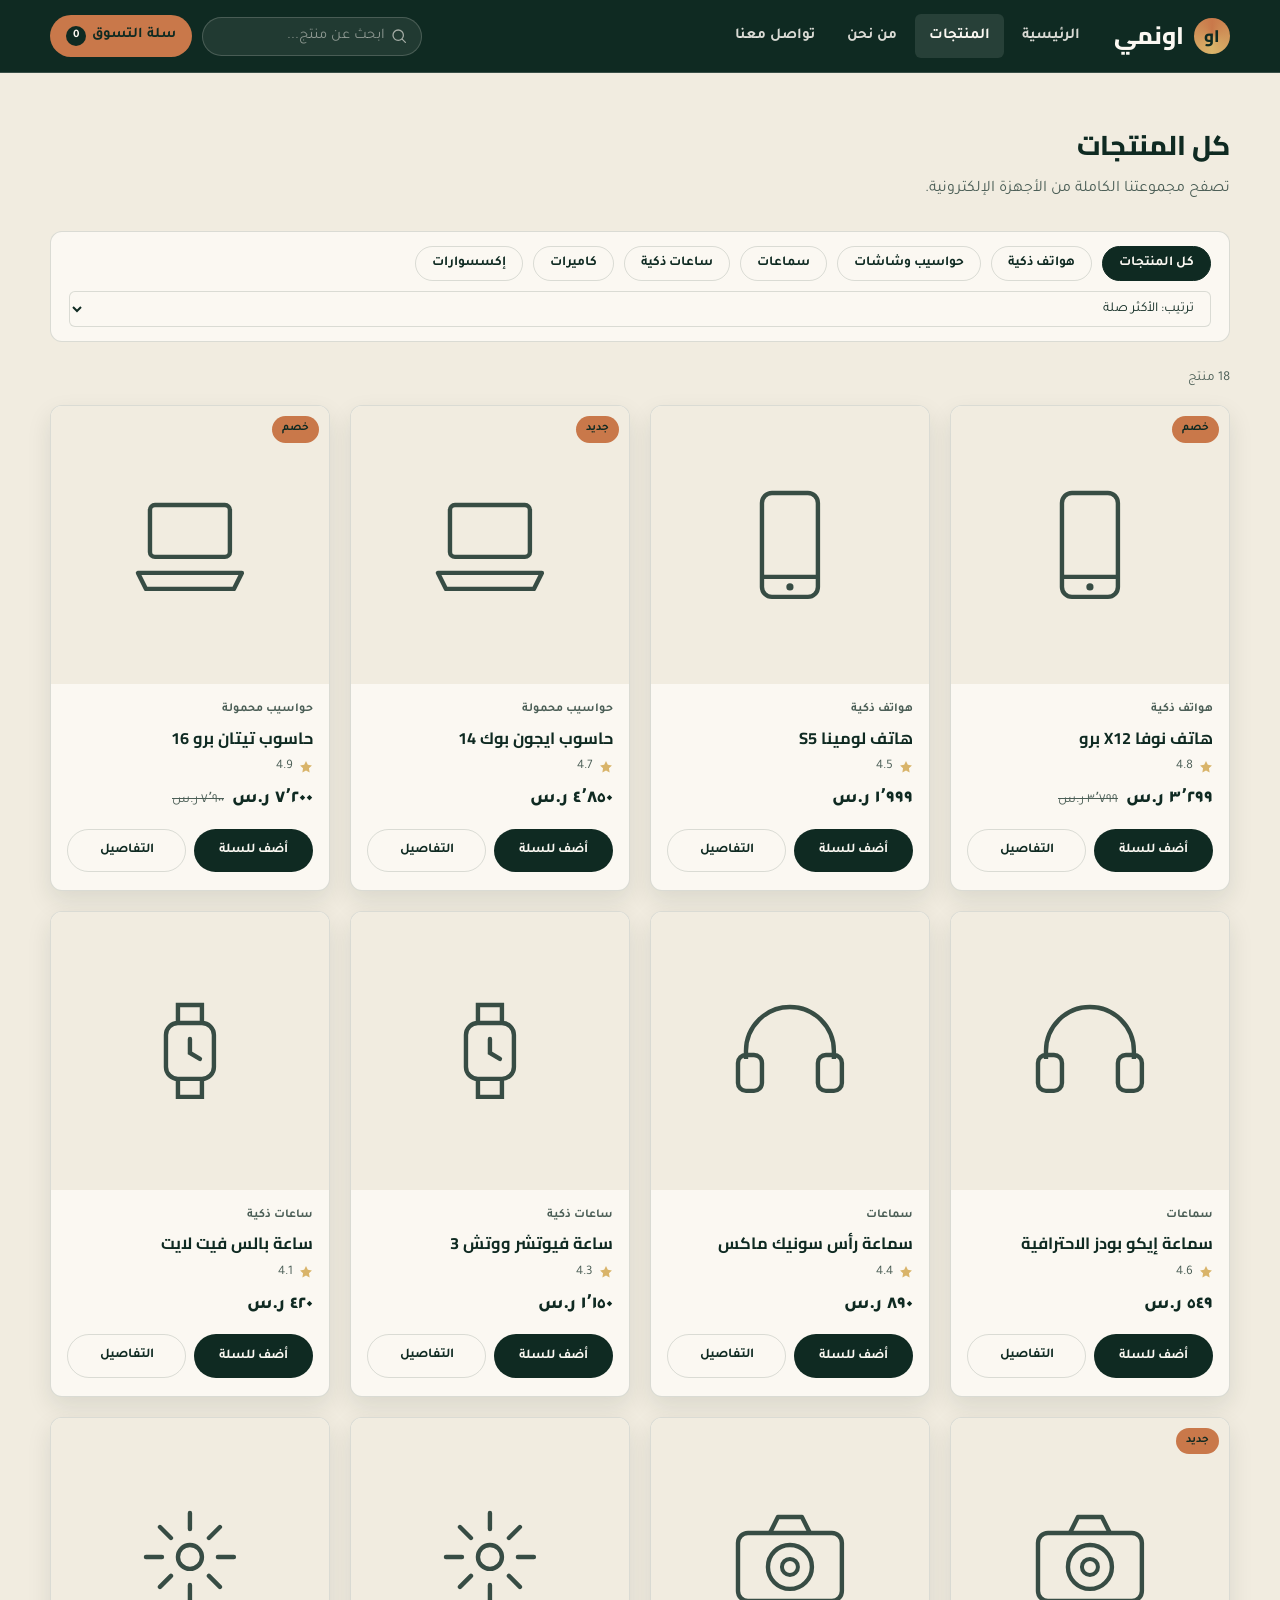
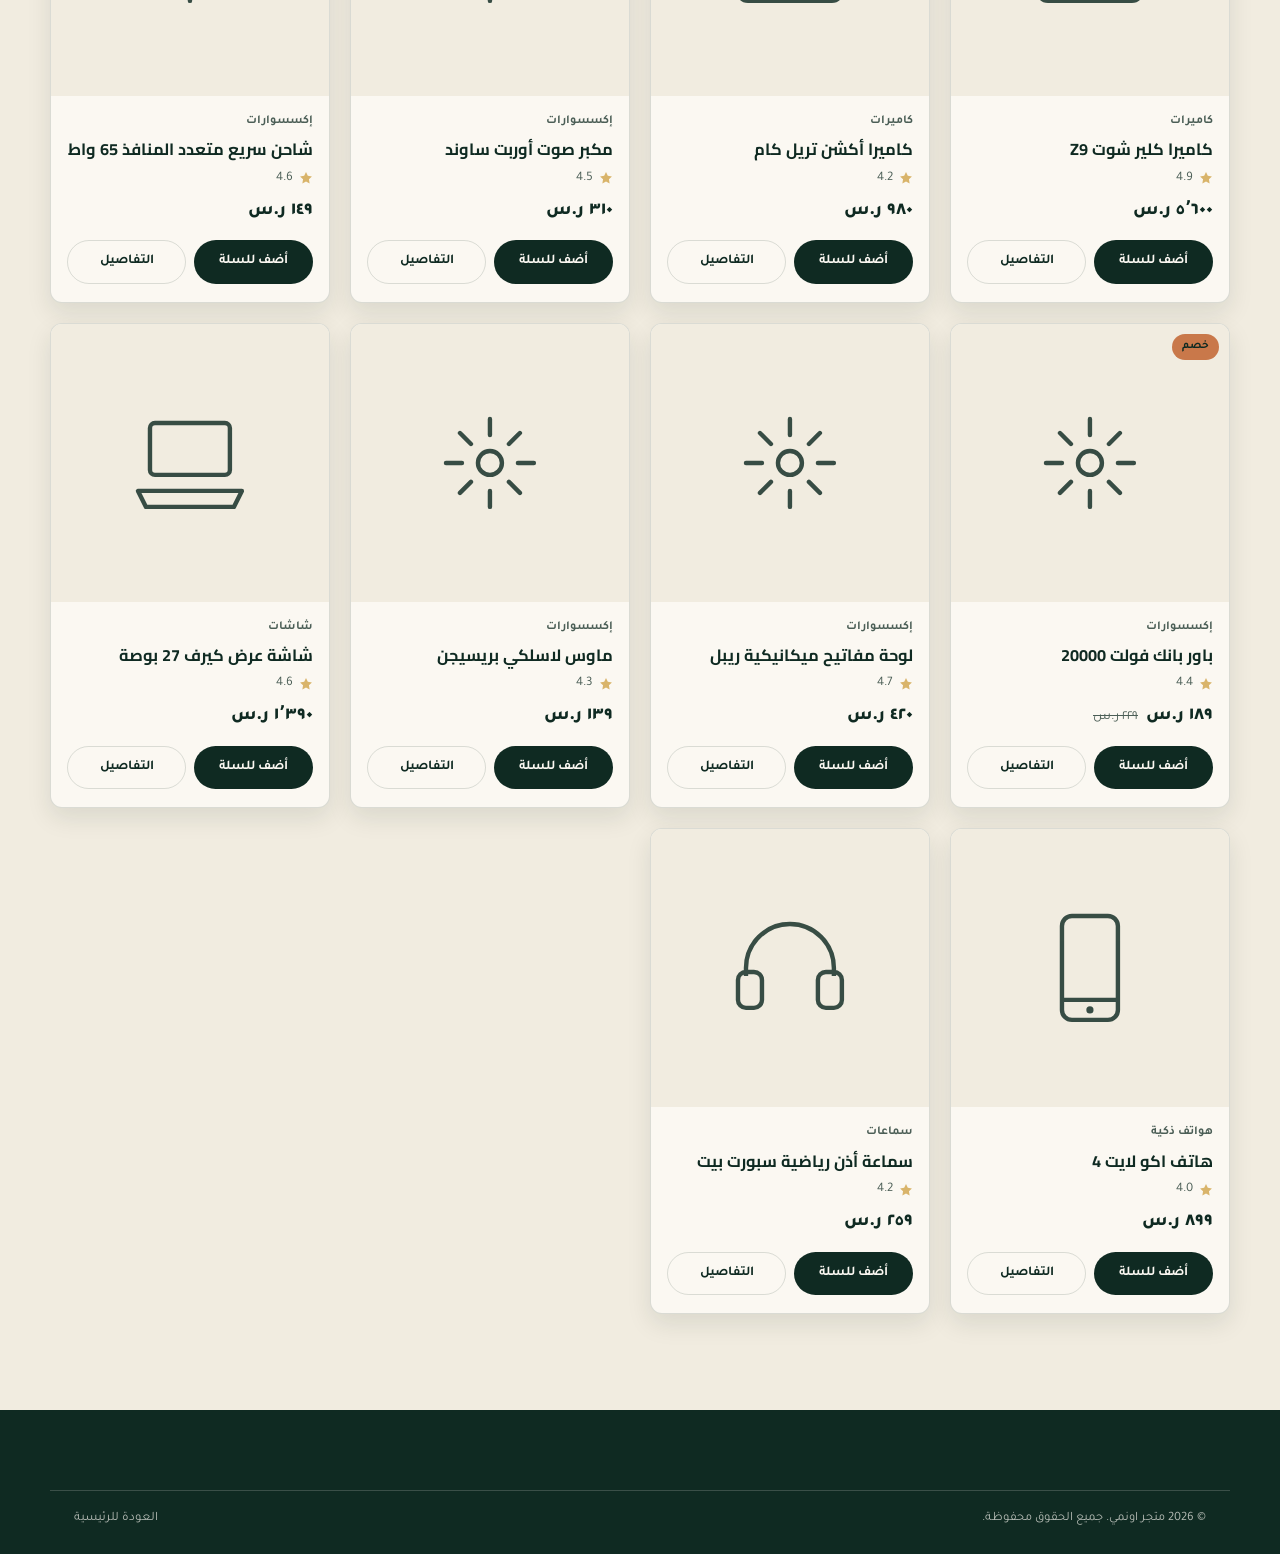
<file: products.html>
<!DOCTYPE html>
<html lang="ar" dir="rtl">
<head>
<meta charset="UTF-8">
<meta name="viewport" content="width=device-width, initial-scale=1">
<title>كل المنتجات | اونمي</title>
<link rel="stylesheet" href="css/style.css">
</head>
<body>

<header class="site-header">
  <div class="container header-row">
    <a href="index.html" class="brand"><span class="brand-mark">او</span>اونمي</a>
    <nav class="main-nav">
      <a href="index.html">الرئيسية</a>
      <a href="products.html">المنتجات</a>
      <a href="index.html#about">من نحن</a>
      <a href="index.html#contact">تواصل معنا</a>
    </nav>
    <div class="header-actions">
      <form class="search-box" data-header-search>
        <svg viewBox="0 0 20 20" fill="none"><circle cx="9" cy="9" r="6.5" stroke="currentColor" stroke-width="1.6"/><path d="m18 18-3.8-3.8" stroke="currentColor" stroke-width="1.6" stroke-linecap="round"/></svg>
        <input type="text" placeholder="ابحث عن منتج...">
      </form>
      <a href="cart.html" class="cart-link">سلة التسوق <span class="cart-count" data-cart-count>0</span></a>
    </div>
  </div>
</header>

<section class="section container">
  <div class="section-head">
    <div>
      <h2 id="page-title">كل المنتجات</h2>
      <p>تصفح مجموعتنا الكاملة من الأجهزة الإلكترونية.</p>
    </div>
  </div>

  <div class="filters-bar" id="chips"></div>
  <p class="results-count" id="results-count"></p>
  <div class="product-grid" id="grid"></div>
  <p id="empty-msg" style="display:none; text-align:center; padding:40px; color:var(--ink-soft);">
    لا توجد منتجات مطابقة لبحثك. جرّب كلمة أخرى أو فئة مختلفة.
  </p>
</section>

<footer class="site-footer">
  <div class="container footer-bottom">
    <span>© 2026 متجر اونمي. جميع الحقوق محفوظة.</span>
    <a href="index.html">العودة للرئيسية</a>
  </div>
</footer>

<script src="js/products-data.js"></script>
<script src="js/icons.js"></script>
<script src="js/main.js"></script>
<script>
  const params = new URLSearchParams(location.search);
  let state = {
    cat: params.get("cat") || "all",
    q: (params.get("q") || "").trim(),
    sort: "default"
  };

  const chipsEl = document.getElementById("chips");
  const sortSelect = document.createElement("select");
  sortSelect.innerHTML = `
    <option value="default">ترتيب: الأكثر صلة</option>
    <option value="price-asc">السعر: من الأقل للأعلى</option>
    <option value="price-desc">السعر: من الأعلى للأقل</option>
    <option value="rating">الأعلى تقييمًا</option>
  `;
  sortSelect.addEventListener("change", () => { state.sort = sortSelect.value; render(); });

  ONEMI_CATEGORIES.forEach(c => {
    const btn = document.createElement("button");
    btn.className = "chip" + (c.key === state.cat ? " active" : "");
    btn.textContent = c.name;
    btn.addEventListener("click", () => {
      state.cat = c.key;
      [...chipsEl.querySelectorAll(".chip")].forEach(b => b.classList.remove("active"));
      btn.classList.add("active");
      render();
    });
    chipsEl.appendChild(btn);
  });
  chipsEl.appendChild(sortSelect);

  function render(){
    let list = ONEMI_PRODUCTS.filter(p => state.cat === "all" || p.category === state.cat);
    if (state.q){
      const q = state.q.toLowerCase();
      list = list.filter(p => p.name.toLowerCase().includes(q) || p.short.toLowerCase().includes(q));
    }
    if (state.sort === "price-asc") list.sort((a,b) => a.price - b.price);
    if (state.sort === "price-desc") list.sort((a,b) => b.price - a.price);
    if (state.sort === "rating") list.sort((a,b) => b.rating - a.rating);

    document.getElementById("page-title").textContent = state.q ? `نتائج البحث عن "${state.q}"` : "كل المنتجات";
    document.getElementById("results-count").textContent = `${list.length} منتج`;
    document.getElementById("grid").innerHTML = list.map(productCardHTML).join("");
    document.getElementById("empty-msg").style.display = list.length ? "none" : "block";
  }
  render();
</script>
</body>
</html>
</file>
<file: css/style.css>
/* ========================================================
   متجر اونمي — نظام التصميم
   الفكرة: لوحة الدارة الإلكترونية — أخضر عميق + نحاسي
   ======================================================== */

@import url('https://fonts.googleapis.com/css2?family=Cairo:wght@600;700;800&family=Tajawal:wght@400;500;700&display=swap');

:root{
  --bg:            #0F2A22;   /* أخضر PCB عميق */
  --bg-soft:       #163A2F;
  --surface:       #FBF8F2;   /* لون العاج للبطاقات */
  --surface-dim:   #F1ECE0;
  --ink:           #0F2A22;
  --ink-soft:      #4B5E56;
  --copper:        #C9784A;   /* نحاسي - التمييز الأساسي */
  --copper-dark:   #A65F38;
  --gold-trace:    #D9B46A;   /* خط ذهبي ثانوي */
  --line:          rgba(15,42,34,.14);
  --line-dark:     rgba(251,248,242,.18);
  --danger:        #B3432B;
  --radius-s:      6px;
  --radius-m:      12px;
  --shadow-card:   0 10px 24px rgba(15,42,34,.10);
  --maxw:          1180px;
}

*{ box-sizing:border-box; }
html{ scroll-behavior:smooth; }
body{
  margin:0;
  background:var(--surface-dim);
  color:var(--ink);
  font-family:'Tajawal', sans-serif;
  direction:rtl;
  line-height:1.6;
}
h1,h2,h3,h4{
  font-family:'Cairo','Tajawal',sans-serif;
  font-weight:800;
  margin:0 0 .5em;
  line-height:1.25;
}
p{ margin:0 0 1em; color:var(--ink-soft); }
a{ color:inherit; text-decoration:none; }
img{ max-width:100%; display:block; }
button{ font-family:inherit; cursor:pointer; }
ul{ margin:0; padding:0; list-style:none; }
:focus-visible{ outline:3px solid var(--copper); outline-offset:2px; }

.container{ max-width:var(--maxw); margin:0 auto; padding:0 24px; }

/* ---------- Header ---------- */
.site-header{
  background:var(--bg);
  color:var(--surface);
  position:sticky; top:0; z-index:50;
  border-bottom:1px solid var(--line-dark);
}
.header-row{
  display:flex; align-items:center; gap:20px;
  padding:14px 0;
}
.brand{
  display:flex; align-items:center; gap:10px;
  font-family:'Cairo',sans-serif; font-weight:800; font-size:1.5rem;
  color:var(--surface);
  white-space:nowrap;
}
.brand-mark{
  width:36px; height:36px; border-radius:50%;
  background:conic-gradient(var(--copper), var(--gold-trace), var(--copper));
  display:flex; align-items:center; justify-content:center;
  color:var(--bg); font-weight:800; font-size:1.05rem;
}
.main-nav{ display:flex; gap:4px; flex:1; }
.main-nav a{
  padding:10px 14px; border-radius:var(--radius-s); font-weight:700; font-size:.95rem;
  color:rgba(251,248,242,.85);
  transition:background .15s ease, color .15s ease;
}
.main-nav a:hover, .main-nav a.active{ background:rgba(251,248,242,.1); color:var(--surface); }
.header-actions{ display:flex; align-items:center; gap:10px; }
.search-box{
  display:flex; align-items:center; background:rgba(251,248,242,.08);
  border:1px solid var(--line-dark); border-radius:999px; padding:6px 14px;
  min-width:220px;
}
.search-box input{
  background:transparent; border:0; color:var(--surface); font-family:inherit;
  flex:1; font-size:.92rem; padding:4px 6px;
}
.search-box input::placeholder{ color:rgba(251,248,242,.5); }
.search-box svg{ width:16px; height:16px; color:rgba(251,248,242,.6); flex-shrink:0; }

.cart-link{
  position:relative; display:flex; align-items:center; gap:6px;
  background:var(--copper); color:var(--bg); padding:9px 16px; border-radius:999px;
  font-weight:700; font-size:.92rem;
  transition:background .15s ease;
}
.cart-link:hover{ background:var(--copper-dark); }
.cart-count{
  background:var(--bg); color:var(--surface); border-radius:999px;
  min-width:20px; height:20px; display:flex; align-items:center; justify-content:center;
  font-size:.72rem; padding:0 5px;
}
.nav-toggle{ display:none; }

/* ---------- Hero ---------- */
.hero{
  background:
    radial-gradient(circle at 15% 20%, rgba(201,120,74,.18), transparent 45%),
    radial-gradient(circle at 85% 80%, rgba(217,180,106,.14), transparent 45%),
    var(--bg);
  color:var(--surface);
  position:relative; overflow:hidden;
}
.hero .container{
  display:grid; grid-template-columns:1.1fr .9fr; gap:40px; align-items:center;
  padding-top:64px; padding-bottom:64px;
}
.hero-eyebrow{ color:var(--gold-trace); font-weight:700; font-size:.95rem; margin-bottom:10px; }
.hero h1{ font-size:clamp(2rem, 4vw, 3rem); color:var(--surface); max-width:14ch; }
.hero p{ color:rgba(251,248,242,.75); font-size:1.05rem; max-width:48ch; }
.hero-actions{ display:flex; gap:12px; margin-top:22px; flex-wrap:wrap; }

.btn{
  display:inline-flex; align-items:center; justify-content:center; gap:8px;
  padding:13px 26px; border-radius:999px; font-weight:700; font-size:.95rem;
  border:1px solid transparent; transition:transform .12s ease, background .15s ease;
}
.btn:active{ transform:scale(.97); }
.btn-primary{ background:var(--copper); color:var(--bg); }
.btn-primary:hover{ background:var(--copper-dark); }
.btn-ghost{ border-color:rgba(251,248,242,.4); color:var(--surface); }
.btn-ghost:hover{ background:rgba(251,248,242,.1); }
.btn-dark{ background:var(--bg); color:var(--surface); }
.btn-dark:hover{ background:var(--bg-soft); }
.btn-block{ width:100%; }
.btn-sm{ padding:9px 16px; font-size:.85rem; }

.circuit-art{
  aspect-ratio:1/1; max-width:380px; justify-self:center;
  color:var(--gold-trace); opacity:.9;
}

/* ---------- Trust strip ---------- */
.trust-strip{
  background:var(--surface); border-bottom:1px solid var(--line);
}
.trust-strip .container{
  display:flex; justify-content:space-between; flex-wrap:wrap; gap:18px;
  padding:20px 24px;
}
.trust-item{ display:flex; align-items:center; gap:10px; font-weight:700; font-size:.88rem; color:var(--ink); }
.trust-item svg{ width:22px; height:22px; color:var(--copper); flex-shrink:0; }

/* ---------- Sections ---------- */
.section{ padding:56px 0; }
.section-head{
  display:flex; align-items:flex-end; justify-content:space-between; gap:20px;
  margin-bottom:28px; flex-wrap:wrap;
}
.section-head h2{ font-size:1.7rem; }
.section-head p{ margin:0; }
.view-all{ font-weight:700; color:var(--copper); white-space:nowrap; }
.view-all:hover{ text-decoration:underline; }

/* ---------- Category pills (home) ---------- */
.cat-grid{
  display:grid; grid-template-columns:repeat(6,1fr); gap:14px;
}
.cat-card{
  background:var(--surface); border:1px solid var(--line); border-radius:var(--radius-m);
  padding:22px 14px; text-align:center; transition:border-color .15s ease, transform .15s ease;
}
.cat-card:hover{ border-color:var(--copper); transform:translateY(-3px); }
.cat-card svg{ width:34px; height:34px; color:var(--copper); margin:0 auto 10px; }
.cat-card span{ display:block; font-weight:700; font-size:.88rem; }

/* ---------- Product grid & card ---------- */
.product-grid{
  display:grid; grid-template-columns:repeat(4, 1fr); gap:20px;
}
.product-card{
  background:var(--surface); border:1px solid var(--line); border-radius:var(--radius-m);
  overflow:hidden; display:flex; flex-direction:column;
  box-shadow:var(--shadow-card);
  transition:transform .15s ease, box-shadow .15s ease;
}
.product-card:hover{ transform:translateY(-4px); box-shadow:0 16px 30px rgba(15,42,34,.14); }
.product-thumb{
  aspect-ratio:1/1; background:var(--surface-dim); position:relative;
  display:flex; align-items:center; justify-content:center;
}
.product-thumb svg{ width:46%; height:46%; color:var(--bg); opacity:.82; }
.product-badge{
  position:absolute; top:10px; inset-inline-start:10px;
  background:var(--copper); color:var(--bg); font-size:.72rem; font-weight:700;
  padding:4px 10px; border-radius:999px;
}
.product-body{ padding:16px 16px 18px; display:flex; flex-direction:column; gap:8px; flex:1; }
.product-cat{ font-size:.76rem; color:var(--ink-soft); font-weight:700; }
.product-name{ font-size:1.02rem; font-weight:700; margin:0; }
.product-rating{ display:flex; align-items:center; gap:6px; font-size:.82rem; color:var(--ink-soft); }
.product-rating svg{ width:14px; height:14px; color:var(--gold-trace); }
.price-row{ display:flex; align-items:baseline; gap:8px; margin-top:auto; }
.price{ font-weight:800; font-size:1.15rem; color:var(--ink); }
.price-old{ font-size:.85rem; color:var(--ink-soft); text-decoration:line-through; }
.product-actions{ display:flex; gap:8px; margin-top:6px; }
.product-actions .btn{ flex:1; padding:10px 12px; font-size:.84rem; }

/* ---------- Filters bar (products page) ---------- */
.filters-bar{
  display:flex; align-items:center; gap:10px; flex-wrap:wrap;
  margin-bottom:26px; padding:14px 18px; background:var(--surface);
  border:1px solid var(--line); border-radius:var(--radius-m);
}
.chip{
  padding:8px 16px; border-radius:999px; border:1px solid var(--line);
  font-weight:700; font-size:.85rem; background:transparent; color:var(--ink);
}
.chip.active{ background:var(--bg); color:var(--surface); border-color:var(--bg); }
.filters-bar select{
  margin-inline-start:auto; padding:9px 12px; border-radius:var(--radius-s);
  border:1px solid var(--line); font-family:inherit; font-size:.85rem; background:var(--surface);
}
.results-count{ font-size:.85rem; color:var(--ink-soft); margin-bottom:16px; }

/* ---------- Product detail page ---------- */
.pd-layout{
  display:grid; grid-template-columns:.9fr 1.1fr; gap:44px; align-items:start;
}
.pd-gallery{
  background:var(--surface); border:1px solid var(--line); border-radius:var(--radius-m);
  aspect-ratio:1/1; display:flex; align-items:center; justify-content:center;
  position:sticky; top:96px;
}
.pd-gallery svg{ width:48%; height:48%; color:var(--bg); opacity:.85; }
.pd-info h1{ font-size:1.8rem; }
.breadcrumbs{ font-size:.82rem; color:var(--ink-soft); margin-bottom:14px; }
.breadcrumbs a:hover{ text-decoration:underline; }
.pd-meta{ display:flex; align-items:center; gap:14px; margin-bottom:16px; flex-wrap:wrap; }
.stock-pill{ font-size:.78rem; font-weight:700; padding:5px 12px; border-radius:999px; background:#E7F0EC; color:#1E5C42; }
.stock-pill.low{ background:#F7E7DE; color:var(--copper-dark); }
.pd-price{ font-size:2rem; font-weight:800; margin-bottom:4px; }
.qty-row{ display:flex; align-items:center; gap:14px; margin:20px 0; }
.qty-control{ display:flex; align-items:center; border:1px solid var(--line); border-radius:999px; overflow:hidden; }
.qty-control button{ width:38px; height:38px; background:var(--surface); border:0; font-size:1.1rem; }
.qty-control input{ width:46px; text-align:center; border:0; font-family:inherit; font-size:.95rem; }
.pd-actions{ display:flex; gap:12px; margin-bottom:26px; }
.spec-list{ border-top:1px solid var(--line); padding-top:18px; }
.spec-list li{ display:flex; gap:10px; padding:8px 0; border-bottom:1px dashed var(--line); font-size:.9rem; }
.spec-list li svg{ width:16px; height:16px; color:var(--copper); flex-shrink:0; margin-top:3px; }

/* ---------- Cart page ---------- */
.cart-layout{ display:grid; grid-template-columns:1fr .42fr; gap:32px; align-items:start; }
.cart-item{
  display:grid; grid-template-columns:72px 1fr auto auto; gap:16px; align-items:center;
  background:var(--surface); border:1px solid var(--line); border-radius:var(--radius-m);
  padding:14px; margin-bottom:12px;
}
.cart-item-thumb{ width:72px; height:72px; background:var(--surface-dim); border-radius:var(--radius-s); display:flex; align-items:center; justify-content:center; }
.cart-item-thumb svg{ width:60%; height:60%; color:var(--bg); }
.cart-item-name{ font-weight:700; font-size:.95rem; }
.cart-item-cat{ font-size:.78rem; color:var(--ink-soft); }
.remove-link{ font-size:.8rem; color:var(--danger); font-weight:700; margin-top:4px; display:inline-block; }
.summary-card{
  background:var(--bg); color:var(--surface); border-radius:var(--radius-m); padding:24px;
  position:sticky; top:96px;
}
.summary-card h3{ color:var(--surface); }
.summary-row{ display:flex; justify-content:space-between; font-size:.92rem; padding:8px 0; color:rgba(251,248,242,.82); }
.summary-row.total{ border-top:1px solid var(--line-dark); margin-top:10px; padding-top:14px; font-weight:800; font-size:1.15rem; color:var(--surface); }
.empty-state{ text-align:center; padding:60px 20px; background:var(--surface); border-radius:var(--radius-m); border:1px solid var(--line); }
.empty-state svg{ width:64px; height:64px; color:var(--line); margin:0 auto 16px; }

/* ---------- Checkout ---------- */
.checkout-layout{ display:grid; grid-template-columns:1.1fr .9fr; gap:40px; align-items:start; }
.form-card{ background:var(--surface); border:1px solid var(--line); border-radius:var(--radius-m); padding:26px; }
.form-grid{ display:grid; grid-template-columns:1fr 1fr; gap:14px; }
.form-grid .full{ grid-column:1/-1; }
label{ display:block; font-size:.84rem; font-weight:700; margin-bottom:6px; }
input, select, textarea{
  width:100%; padding:11px 14px; border:1px solid var(--line); border-radius:var(--radius-s);
  font-family:inherit; font-size:.92rem; background:var(--surface); color:var(--ink);
}
input:focus, select:focus, textarea:focus{ border-color:var(--copper); }
.field{ margin-bottom:14px; }
.pay-options{ display:flex; gap:10px; margin-top:6px; flex-wrap:wrap; }
.pay-option{
  flex:1; min-width:140px; border:1px solid var(--line); border-radius:var(--radius-s);
  padding:12px 14px; display:flex; align-items:center; gap:10px; font-size:.86rem; font-weight:700;
}
.pay-option input{ width:auto; }
.order-note{
  background:var(--surface-dim); border:1px dashed var(--line); border-radius:var(--radius-s);
  padding:14px 16px; font-size:.84rem; color:var(--ink-soft); margin-top:16px;
}

/* ---------- Footer ---------- */
.site-footer{ background:var(--bg); color:rgba(251,248,242,.7); padding:48px 0 24px; margin-top:40px; }
.footer-grid{ display:grid; grid-template-columns:1.3fr 1fr 1fr 1.2fr; gap:32px; }
.footer-grid h4{ color:var(--surface); font-size:1rem; }
.footer-grid li{ padding:6px 0; font-size:.88rem; }
.footer-grid a:hover{ color:var(--copper); }
.footer-bottom{
  border-top:1px solid var(--line-dark); margin-top:32px; padding-top:18px;
  display:flex; justify-content:space-between; font-size:.8rem; flex-wrap:wrap; gap:8px;
}

/* ---------- Toast ---------- */
.toast{
  position:fixed; bottom:24px; left:50%; transform:translateX(-50%) translateY(120%);
  background:var(--bg); color:var(--surface); padding:14px 24px; border-radius:999px;
  font-weight:700; font-size:.9rem; z-index:200; transition:transform .25s ease;
  box-shadow:0 10px 30px rgba(0,0,0,.25);
}
.toast.show{ transform:translateX(-50%) translateY(0); }

/* ---------- Admin ---------- */
.admin-card{ background:var(--surface); border:1px solid var(--line); border-radius:var(--radius-m); padding:22px; margin-bottom:20px; }
.admin-table{ width:100%; border-collapse:collapse; font-size:.86rem; }
.admin-table th, .admin-table td{ padding:10px; border-bottom:1px solid var(--line); text-align:right; }
.admin-table th{ color:var(--ink-soft); font-size:.78rem; }

/* ---------- Responsive ---------- */
@media (max-width: 980px){
  .product-grid{ grid-template-columns:repeat(3,1fr); }
  .cat-grid{ grid-template-columns:repeat(3,1fr); }
  .hero .container{ grid-template-columns:1fr; text-align:center; }
  .hero-actions{ justify-content:center; }
  .circuit-art{ order:-1; max-width:260px; }
  .pd-layout, .cart-layout, .checkout-layout{ grid-template-columns:1fr; }
  .pd-gallery, .summary-card{ position:static; }
  .footer-grid{ grid-template-columns:1fr 1fr; }
}
@media (max-width: 680px){
  .main-nav{ display:none; }
  .search-box{ display:none; }
  .product-grid{ grid-template-columns:repeat(2,1fr); }
  .cat-grid{ grid-template-columns:repeat(2,1fr); }
  .form-grid{ grid-template-columns:1fr; }
  .footer-grid{ grid-template-columns:1fr 1fr; gap:24px; }
  .cart-item{ grid-template-columns:56px 1fr; grid-template-rows:auto auto; }
  .cart-item-thumb{ width:56px; height:56px; }
}
</file>
